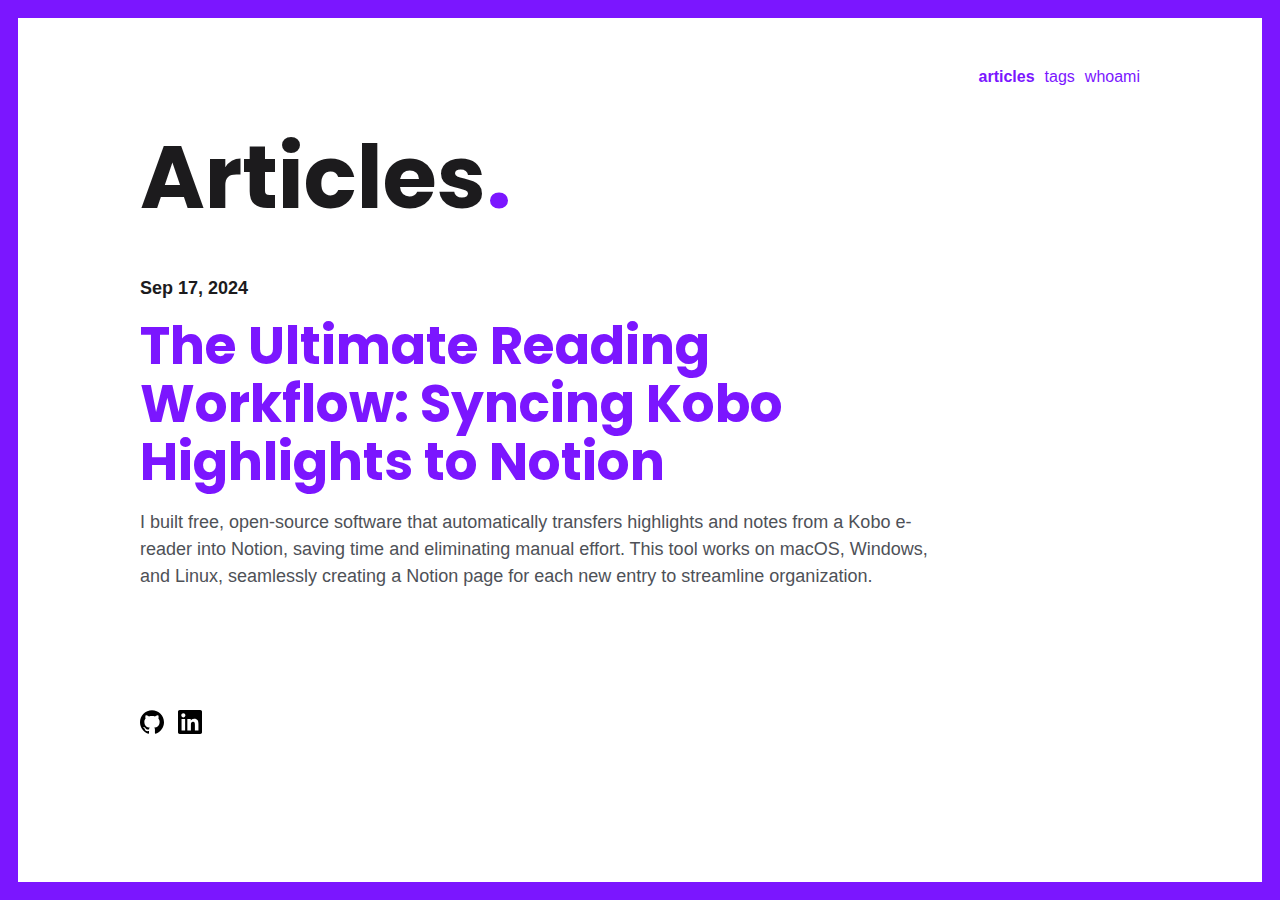
<file: index.html>
<!DOCTYPE html>
<html lang="en">

<head>
  <meta charset="utf-8">
  <meta http-equiv="x-ua-compatible" content="ie=edge">
  <title>Articles - mebibite</title>
  <meta name="viewport" content="width=device-width, initial-scale=1">
  <link rel="icon" href="/favicon.png">
  <link rel="canonical" href="/article/" />
    
    
    <link rel="stylesheet" href="/css/style.min.9ddf4021fc578e92699b435f4da57a8f5d69d967216b72304edab1d1d5ab0120.css">
    <link rel="stylesheet" href="/assets/css/extended.min.9729f28a5087b689b946e103d96abd63bfd37b1417effa251dbf798312e3fba5.css">

  
    
    <meta property="og:title" content="Articles"/>
    <meta property="og:type" content="website"/>
    <meta property="og:url" content="/article/"/>
    
    
    <meta name="twitter:card" content="summary"/>
    <meta name="twitter:site" content="@mebibite"/>
    <meta name="twitter:creator" content="@mebibite"/>
  

  
    <link rel="preconnect" href="https://fonts.gstatic.com">
    <link href="https://fonts.googleapis.com/css2?family=Poppins:wght@400;700&amp;display=swap" rel="stylesheet">
  

  <link rel="alternate" type="application/rss+xml" title="Articles - mebibite" href="/article/index.xml">
</head>




<body class='page frame page-default-list'>
  <div id="menu-main-mobile" class="menu-main-mobile">
    <ul class="menu">
        
        
            
                <li class="menu-item-articles">
                    <a href="/article/">articles</a>
                </li>
            
        
            
                <li class="menu-item-tags">
                    <a href="/tags/">tags</a>
                </li>
            
        
            
                <li class="menu-item-whoami">
                    <a href="/whoami/">whoami</a>
                </li>
            
        
    </ul>
</div>
  <div id="wrapper" class="wrapper">
    <div class='header'>
  &nbsp;
  <div class="menu-main">
    <ul>
      
      
      
      
      <li class="menu-item-articles active">
        <a href="/article/">
          
          <span>articles</span>
        </a>
      </li>
      
      
      
      <li class="menu-item-tags ">
        <a href="/tags/">
          
          <span>tags</span>
        </a>
      </li>
      
      
      
      <li class="menu-item-whoami ">
        <a href="/whoami/">
          
          <span>whoami</span>
        </a>
      </li>
      
    </ul>
  </div>
  <div id="toggle-menu-main-mobile" class="hamburger-trigger">
    <button class="hamburger">Menu</button>
  </div>
</div>
    
  <div class="intro">
    <h1>Articles<span class="dot">.</span></h1>
    
  </div>
  
  
    <div class="summary">
  <div class="summary-date">Sep 17, 2024</div>
  <h2 class="summary-title"><a href="/article/syncing-kobo-highlights-to-notion/">The Ultimate Reading Workflow: Syncing Kobo Highlights to Notion</a></h2>
  <p class="summary-description">I built free, open-source software that automatically transfers highlights and notes from a Kobo e-reader into Notion, saving time and eliminating manual effort. This tool works on macOS, Windows, and Linux, seamlessly creating a Notion page for each new entry to streamline organization.</p>
</div>
  

    <div class="footer">
  
  <div class="footer-social">
    
      <span class="social-icon social-icon-github">
        <a href="https://github.com/mebibite" title="github" target="_blank" rel="noopener">
          <img src="/images/social/github.svg" width="24" height="24" alt="github"/>
        </a>
      </span>
    
      <span class="social-icon social-icon-linkedin">
        <a href="https://www.linkedin.com/in/tomasbeaujean/" title="linkedin" target="_blank" rel="noopener">
          <img src="/images/social/linkedin.svg" width="24" height="24" alt="linkedin"/>
        </a>
      </span>
    
  </div>
  
</div>
  </div>

  

  
    <script type="text/javascript" src="/js/bundle.min.5993fcb11c07dea925a3fbd58c03c7f1857197c35fccce3aa963a12c0b3c9960.js"></script>
  

  
  

  
  
  
    
  


  

  

</body>
</html>
</file>
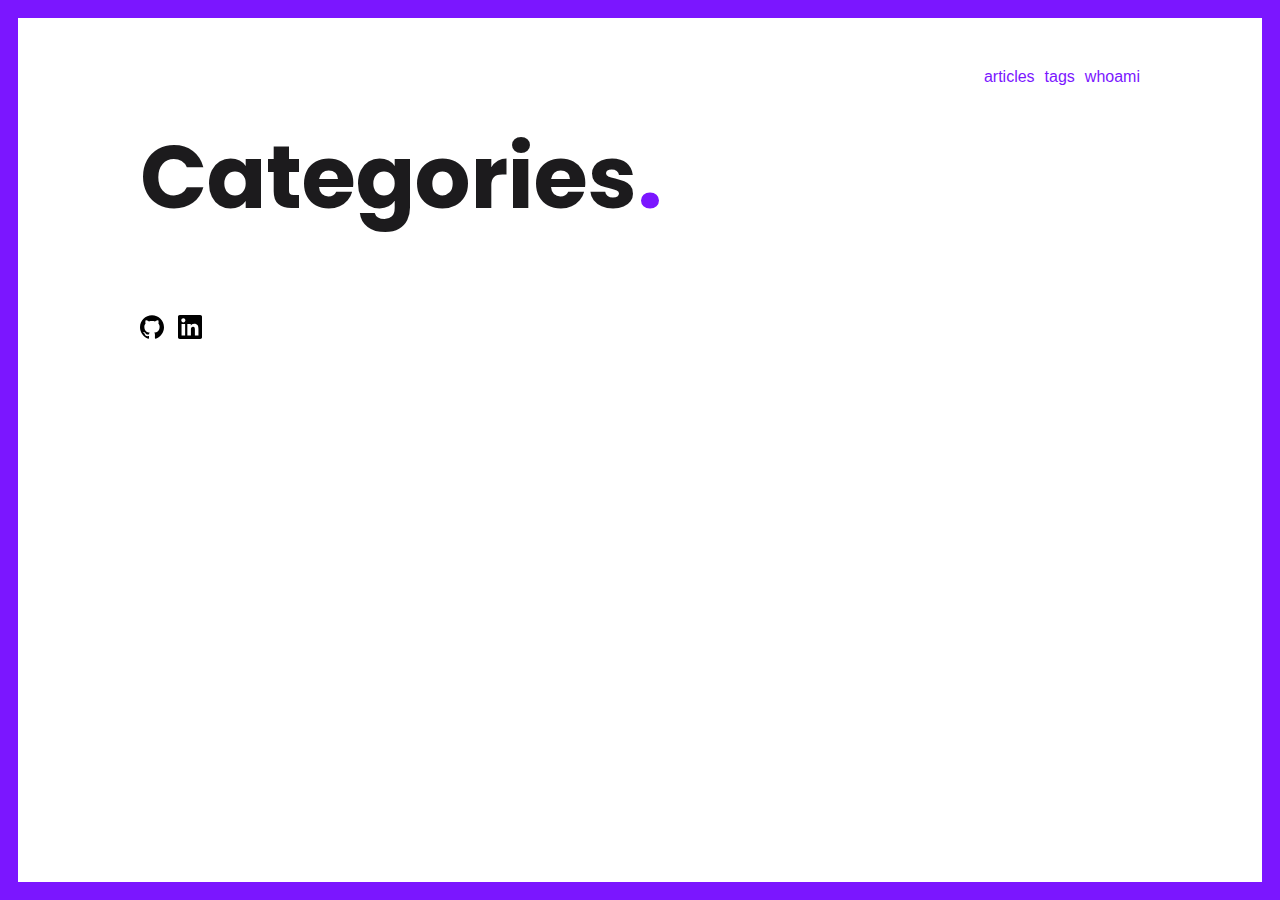
<file: categories/index.html>
<!DOCTYPE html>
<html lang="en">

<head>
  <meta charset="utf-8">
  <meta http-equiv="x-ua-compatible" content="ie=edge">
  <title>Categories - mebibite</title>
  <meta name="viewport" content="width=device-width, initial-scale=1">
  <link rel="icon" href="/favicon.png">
  <link rel="canonical" href="/categories/" />
    
    
    <link rel="stylesheet" href="/css/style.min.9ddf4021fc578e92699b435f4da57a8f5d69d967216b72304edab1d1d5ab0120.css">
    <link rel="stylesheet" href="/assets/css/extended.min.9729f28a5087b689b946e103d96abd63bfd37b1417effa251dbf798312e3fba5.css">

  
    
    <meta property="og:title" content="Categories"/>
    <meta property="og:type" content="website"/>
    <meta property="og:url" content="/categories/"/>
    
    
    <meta name="twitter:card" content="summary"/>
    <meta name="twitter:site" content="@mebibite"/>
    <meta name="twitter:creator" content="@mebibite"/>
  

  
    <link rel="preconnect" href="https://fonts.gstatic.com">
    <link href="https://fonts.googleapis.com/css2?family=Poppins:wght@400;700&amp;display=swap" rel="stylesheet">
  

  <link rel="alternate" type="application/rss+xml" title="Articles - mebibite" href="/article/index.xml">
</head>




<body class='page frame page-default-list'>
  <div id="menu-main-mobile" class="menu-main-mobile">
    <ul class="menu">
        
        
            
                <li class="menu-item-articles">
                    <a href="/article/">articles</a>
                </li>
            
        
            
                <li class="menu-item-tags">
                    <a href="/tags/">tags</a>
                </li>
            
        
            
                <li class="menu-item-whoami">
                    <a href="/whoami/">whoami</a>
                </li>
            
        
    </ul>
</div>
  <div id="wrapper" class="wrapper">
    <div class='header'>
  &nbsp;
  <div class="menu-main">
    <ul>
      
      
      
      
      <li class="menu-item-articles ">
        <a href="/article/">
          
          <span>articles</span>
        </a>
      </li>
      
      
      
      <li class="menu-item-tags ">
        <a href="/tags/">
          
          <span>tags</span>
        </a>
      </li>
      
      
      
      <li class="menu-item-whoami ">
        <a href="/whoami/">
          
          <span>whoami</span>
        </a>
      </li>
      
    </ul>
  </div>
  <div id="toggle-menu-main-mobile" class="hamburger-trigger">
    <button class="hamburger">Menu</button>
  </div>
</div>
    
  <div class="intro">
    <h1>Categories<span class="dot">.</span></h1>
    
  </div>
  
  

    <div class="footer">
  
  <div class="footer-social">
    
      <span class="social-icon social-icon-github">
        <a href="https://github.com/mebibite" title="github" target="_blank" rel="noopener">
          <img src="/images/social/github.svg" width="24" height="24" alt="github"/>
        </a>
      </span>
    
      <span class="social-icon social-icon-linkedin">
        <a href="https://www.linkedin.com/in/tomasbeaujean/" title="linkedin" target="_blank" rel="noopener">
          <img src="/images/social/linkedin.svg" width="24" height="24" alt="linkedin"/>
        </a>
      </span>
    
  </div>
  
</div>
  </div>

  

  
    <script type="text/javascript" src="/js/bundle.min.5993fcb11c07dea925a3fbd58c03c7f1857197c35fccce3aa963a12c0b3c9960.js"></script>
  

  
  

  
  
  
    
  


  

  

</body>
</html>
</file>
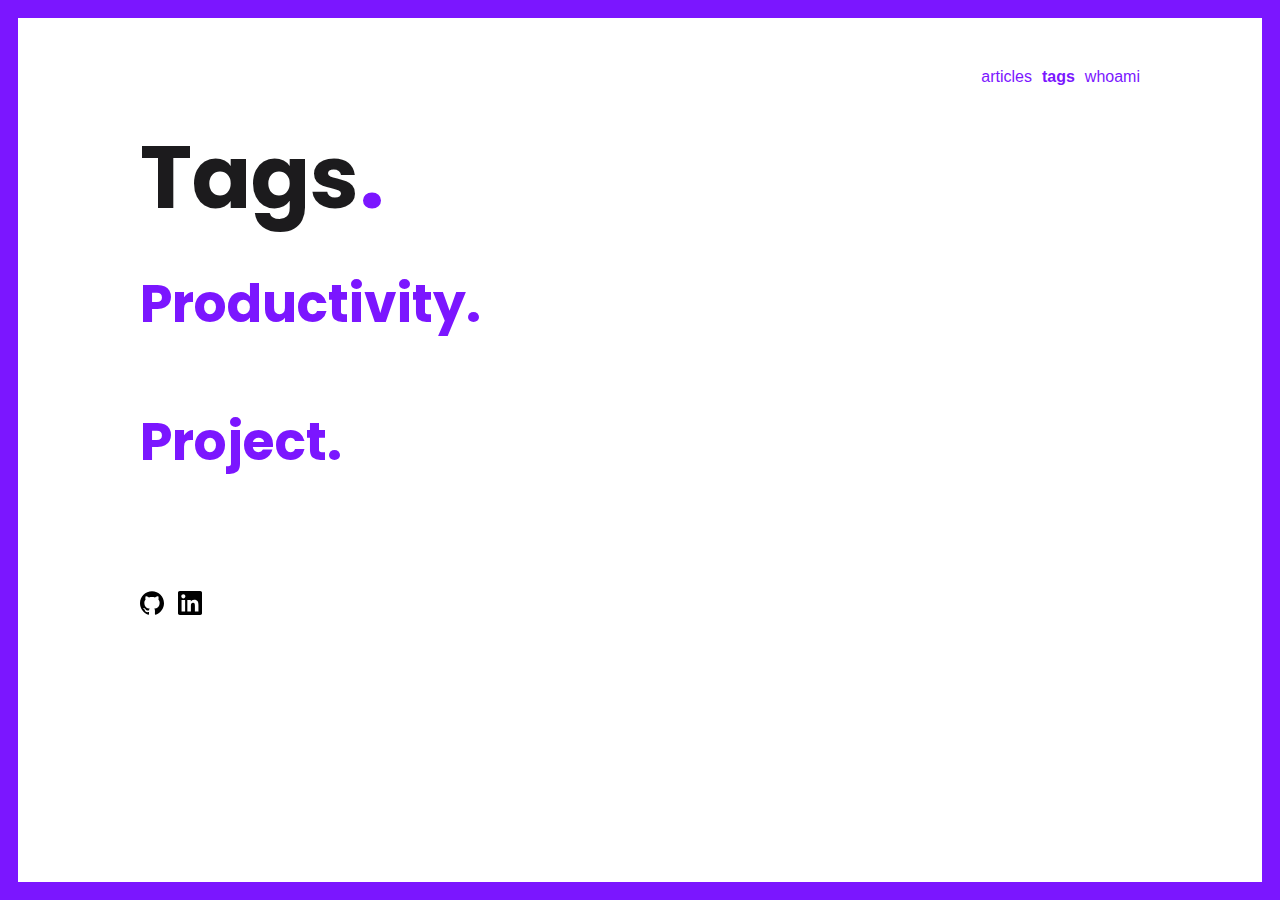
<file: tags/index.html>
<!DOCTYPE html>
<html lang="en">

<head>
  <meta charset="utf-8">
  <meta http-equiv="x-ua-compatible" content="ie=edge">
  <title>Tags - mebibite</title>
  <meta name="viewport" content="width=device-width, initial-scale=1">
  <link rel="icon" href="/favicon.png">
  <link rel="canonical" href="/tags/" />
    
    
    <link rel="stylesheet" href="/css/style.min.9ddf4021fc578e92699b435f4da57a8f5d69d967216b72304edab1d1d5ab0120.css">
    <link rel="stylesheet" href="/assets/css/extended.min.9729f28a5087b689b946e103d96abd63bfd37b1417effa251dbf798312e3fba5.css">

  
    
    <meta property="og:title" content="Tags"/>
    <meta property="og:type" content="website"/>
    <meta property="og:url" content="/tags/"/>
    
    
    <meta name="twitter:card" content="summary"/>
    <meta name="twitter:site" content="@mebibite"/>
    <meta name="twitter:creator" content="@mebibite"/>
  

  
    <link rel="preconnect" href="https://fonts.gstatic.com">
    <link href="https://fonts.googleapis.com/css2?family=Poppins:wght@400;700&amp;display=swap" rel="stylesheet">
  

  <link rel="alternate" type="application/rss+xml" title="Articles - mebibite" href="/article/index.xml">
</head>




<body class='page frame page-default-list'>
  <div id="menu-main-mobile" class="menu-main-mobile">
    <ul class="menu">
        
        
            
                <li class="menu-item-articles">
                    <a href="/article/">articles</a>
                </li>
            
        
            
                <li class="menu-item-tags">
                    <a href="/tags/">tags</a>
                </li>
            
        
            
                <li class="menu-item-whoami">
                    <a href="/whoami/">whoami</a>
                </li>
            
        
    </ul>
</div>
  <div id="wrapper" class="wrapper">
    <div class='header'>
  &nbsp;
  <div class="menu-main">
    <ul>
      
      
      
      
      <li class="menu-item-articles ">
        <a href="/article/">
          
          <span>articles</span>
        </a>
      </li>
      
      
      
      <li class="menu-item-tags active">
        <a href="/tags/">
          
          <span>tags</span>
        </a>
      </li>
      
      
      
      <li class="menu-item-whoami ">
        <a href="/whoami/">
          
          <span>whoami</span>
        </a>
      </li>
      
    </ul>
  </div>
  <div id="toggle-menu-main-mobile" class="hamburger-trigger">
    <button class="hamburger">Menu</button>
  </div>
</div>
    
  <div class="intro">
    <h1>Tags<span class="dot">.</span></h1>
    
  </div>
  
  
    <div class="summary">
      <h2 class="summary-title"><a href="/tags/productivity/">Productivity<span class="dot">.</span></a></h2>
      <p class="summary-description"></p>
    </div>
  
    <div class="summary">
      <h2 class="summary-title"><a href="/tags/project/">Project<span class="dot">.</span></a></h2>
      <p class="summary-description"></p>
    </div>
  

    <div class="footer">
  
  <div class="footer-social">
    
      <span class="social-icon social-icon-github">
        <a href="https://github.com/mebibite" title="github" target="_blank" rel="noopener">
          <img src="/images/social/github.svg" width="24" height="24" alt="github"/>
        </a>
      </span>
    
      <span class="social-icon social-icon-linkedin">
        <a href="https://www.linkedin.com/in/tomasbeaujean/" title="linkedin" target="_blank" rel="noopener">
          <img src="/images/social/linkedin.svg" width="24" height="24" alt="linkedin"/>
        </a>
      </span>
    
  </div>
  
</div>
  </div>

  

  
    <script type="text/javascript" src="/js/bundle.min.5993fcb11c07dea925a3fbd58c03c7f1857197c35fccce3aa963a12c0b3c9960.js"></script>
  

  
  

  
  
  
    
  


  

  

</body>
</html>
</file>
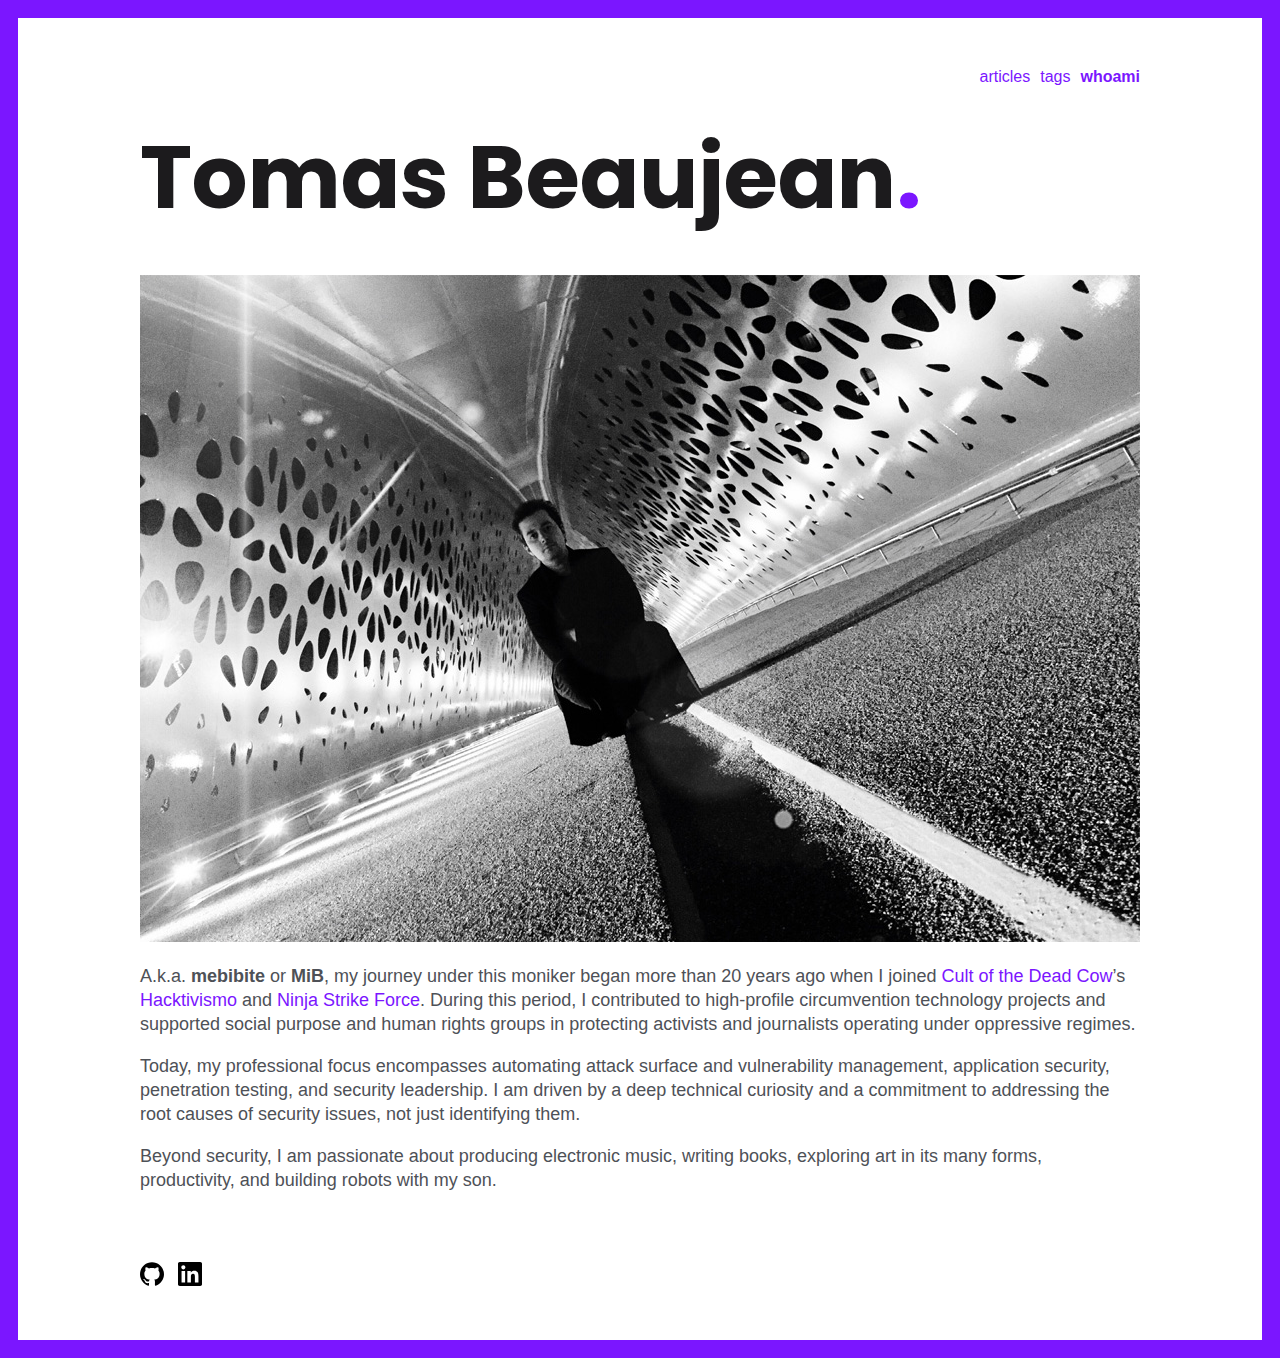
<file: whoami/index.html>
<!DOCTYPE html>
<html lang="en">

<head>
  <meta charset="utf-8">
  <meta http-equiv="x-ua-compatible" content="ie=edge">
  <title>Tomas Beaujean - mebibite</title>
  <meta name="viewport" content="width=device-width, initial-scale=1">
  <link rel="icon" href="/favicon.png">
  <link rel="canonical" href="/whoami/" />
    
    
    <link rel="stylesheet" href="/css/style.min.9ddf4021fc578e92699b435f4da57a8f5d69d967216b72304edab1d1d5ab0120.css">
    <link rel="stylesheet" href="/assets/css/extended.min.9729f28a5087b689b946e103d96abd63bfd37b1417effa251dbf798312e3fba5.css">

  
    
    <meta property="og:title" content="Tomas Beaujean"/>
    <meta property="og:type" content="website"/>
    <meta property="og:url" content="/whoami/"/>
    
    
    <meta name="twitter:card" content="summary"/>
    <meta name="twitter:site" content="@mebibite"/>
    <meta name="twitter:creator" content="@mebibite"/>
  

  
    <link rel="preconnect" href="https://fonts.gstatic.com">
    <link href="https://fonts.googleapis.com/css2?family=Poppins:wght@400;700&amp;display=swap" rel="stylesheet">
  

  <link rel="alternate" type="application/rss+xml" title="Articles - mebibite" href="/article/index.xml">
</head>




<body class='page frame page-default-list'>
  <div id="menu-main-mobile" class="menu-main-mobile">
    <ul class="menu">
        
        
            
                <li class="menu-item-articles">
                    <a href="/article/">articles</a>
                </li>
            
        
            
                <li class="menu-item-tags">
                    <a href="/tags/">tags</a>
                </li>
            
        
            
                <li class="menu-item-whoami">
                    <a href="/whoami/">whoami</a>
                </li>
            
        
    </ul>
</div>
  <div id="wrapper" class="wrapper">
    <div class='header'>
  &nbsp;
  <div class="menu-main">
    <ul>
      
      
      
      
      <li class="menu-item-articles ">
        <a href="/article/">
          
          <span>articles</span>
        </a>
      </li>
      
      
      
      <li class="menu-item-tags ">
        <a href="/tags/">
          
          <span>tags</span>
        </a>
      </li>
      
      
      
      <li class="menu-item-whoami active">
        <a href="/whoami/">
          
          <span>whoami</span>
        </a>
      </li>
      
    </ul>
  </div>
  <div id="toggle-menu-main-mobile" class="hamburger-trigger">
    <button class="hamburger">Menu</button>
  </div>
</div>
    
  <div class="intro">
    <h1>Tomas Beaujean<span class="dot">.</span></h1>
    
  </div>
  <div class="intro">
  <img alt="mebibite" src="/images/whoami/mebibite.jpg" />
</div>
<p>A.k.a. <strong>mebibite</strong> or <strong>MiB</strong>, my journey under this moniker began more than 20 years ago when I joined <a href="https://cultdeadcow.com" target="_blank">Cult of the Dead Cow</a>’s <a href="https://cultdeadcow.com/hacktivismo/" target="_blank">Hacktivismo</a> and <a href="https://cultdeadcow.com/nsf/" target="_blank">Ninja Strike Force</a>. During this period, I contributed to high-profile circumvention technology projects and supported social purpose and human rights groups in protecting activists and journalists operating under oppressive regimes.</p>
<p>Today, my professional focus encompasses automating attack surface and vulnerability management, application security, penetration testing, and security leadership. I am driven by a deep technical curiosity and a commitment to addressing the root causes of security issues, not just identifying them.</p>
<p>Beyond security, I am passionate about producing electronic music, writing books, exploring art in its many forms, productivity, and building robots with my son.</p>

  

    <div class="footer">
  
  <div class="footer-social">
    
      <span class="social-icon social-icon-github">
        <a href="https://github.com/mebibite" title="github" target="_blank" rel="noopener">
          <img src="/images/social/github.svg" width="24" height="24" alt="github"/>
        </a>
      </span>
    
      <span class="social-icon social-icon-linkedin">
        <a href="https://www.linkedin.com/in/tomasbeaujean/" title="linkedin" target="_blank" rel="noopener">
          <img src="/images/social/linkedin.svg" width="24" height="24" alt="linkedin"/>
        </a>
      </span>
    
  </div>
  
</div>
  </div>

  

  
    <script type="text/javascript" src="/js/bundle.min.5993fcb11c07dea925a3fbd58c03c7f1857197c35fccce3aa963a12c0b3c9960.js"></script>
  

  
  

  
  
  
    
  


  

  

</body>
</html>
</file>
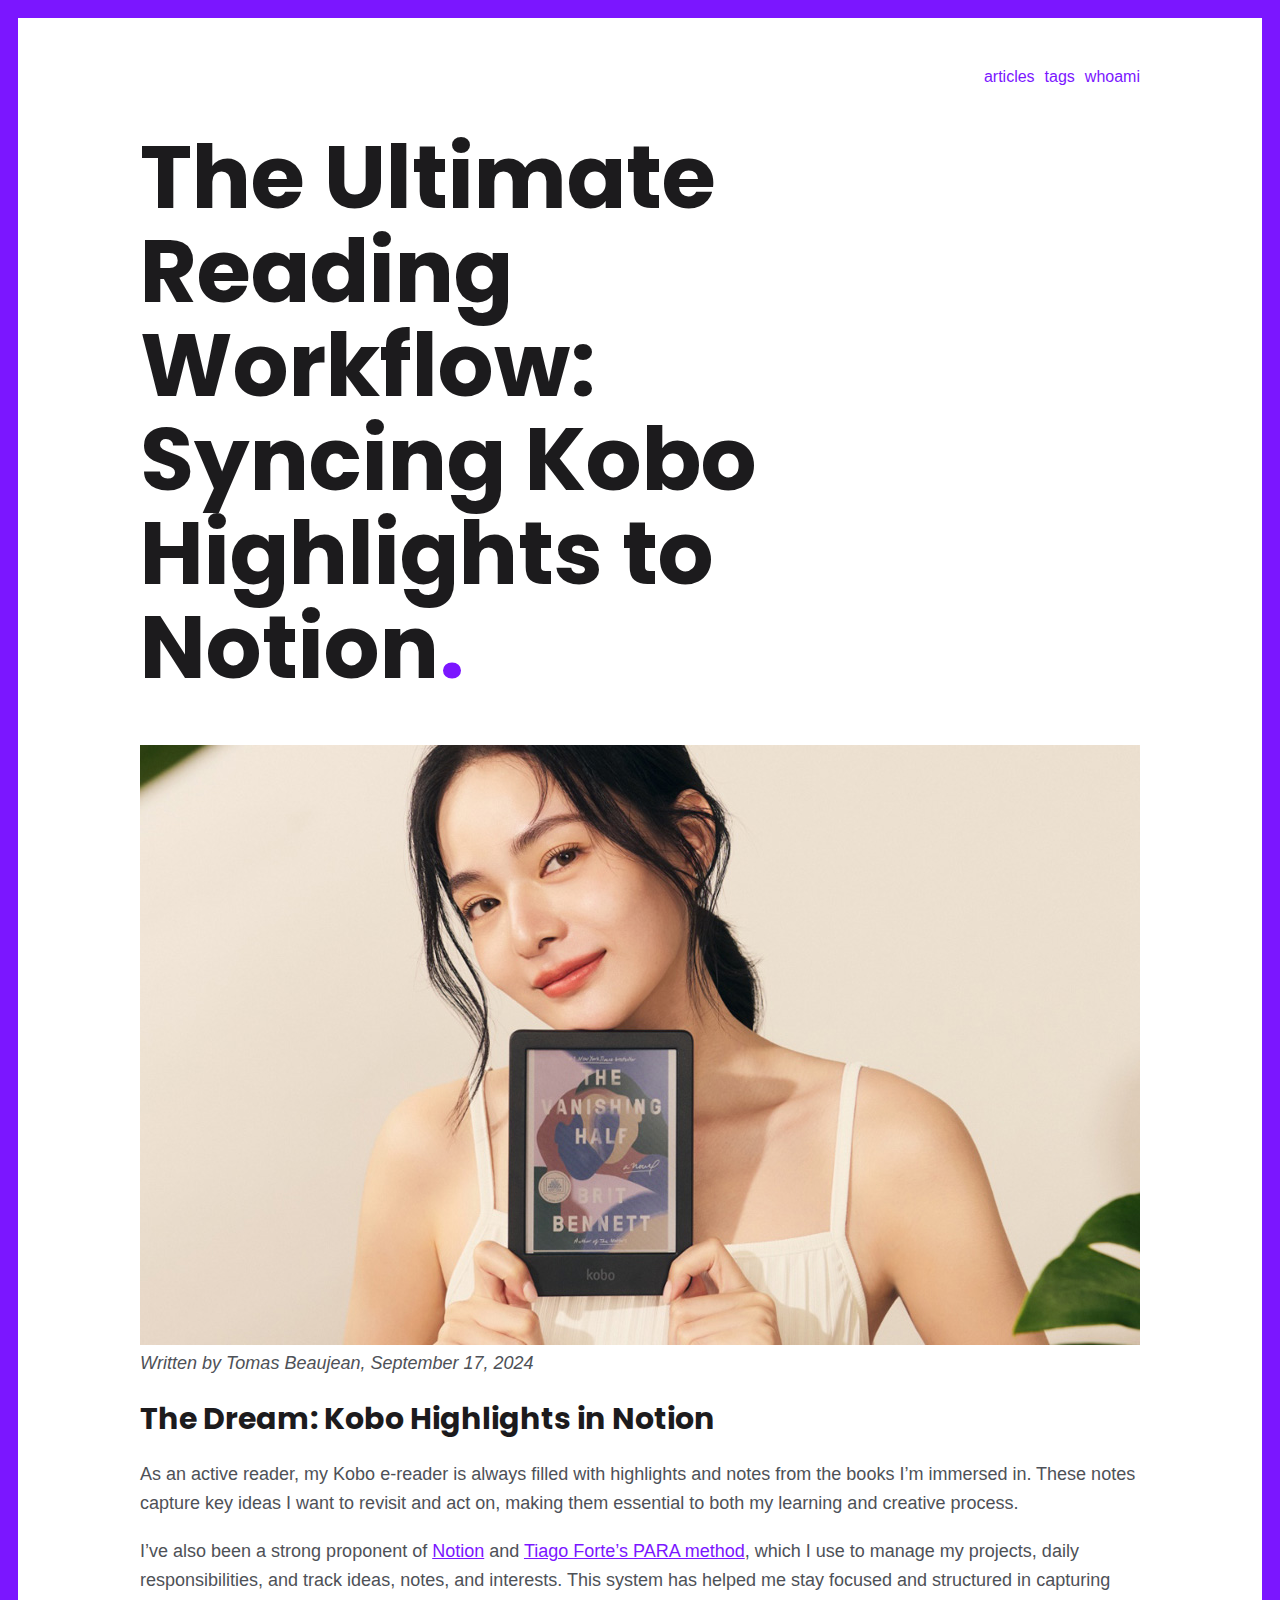
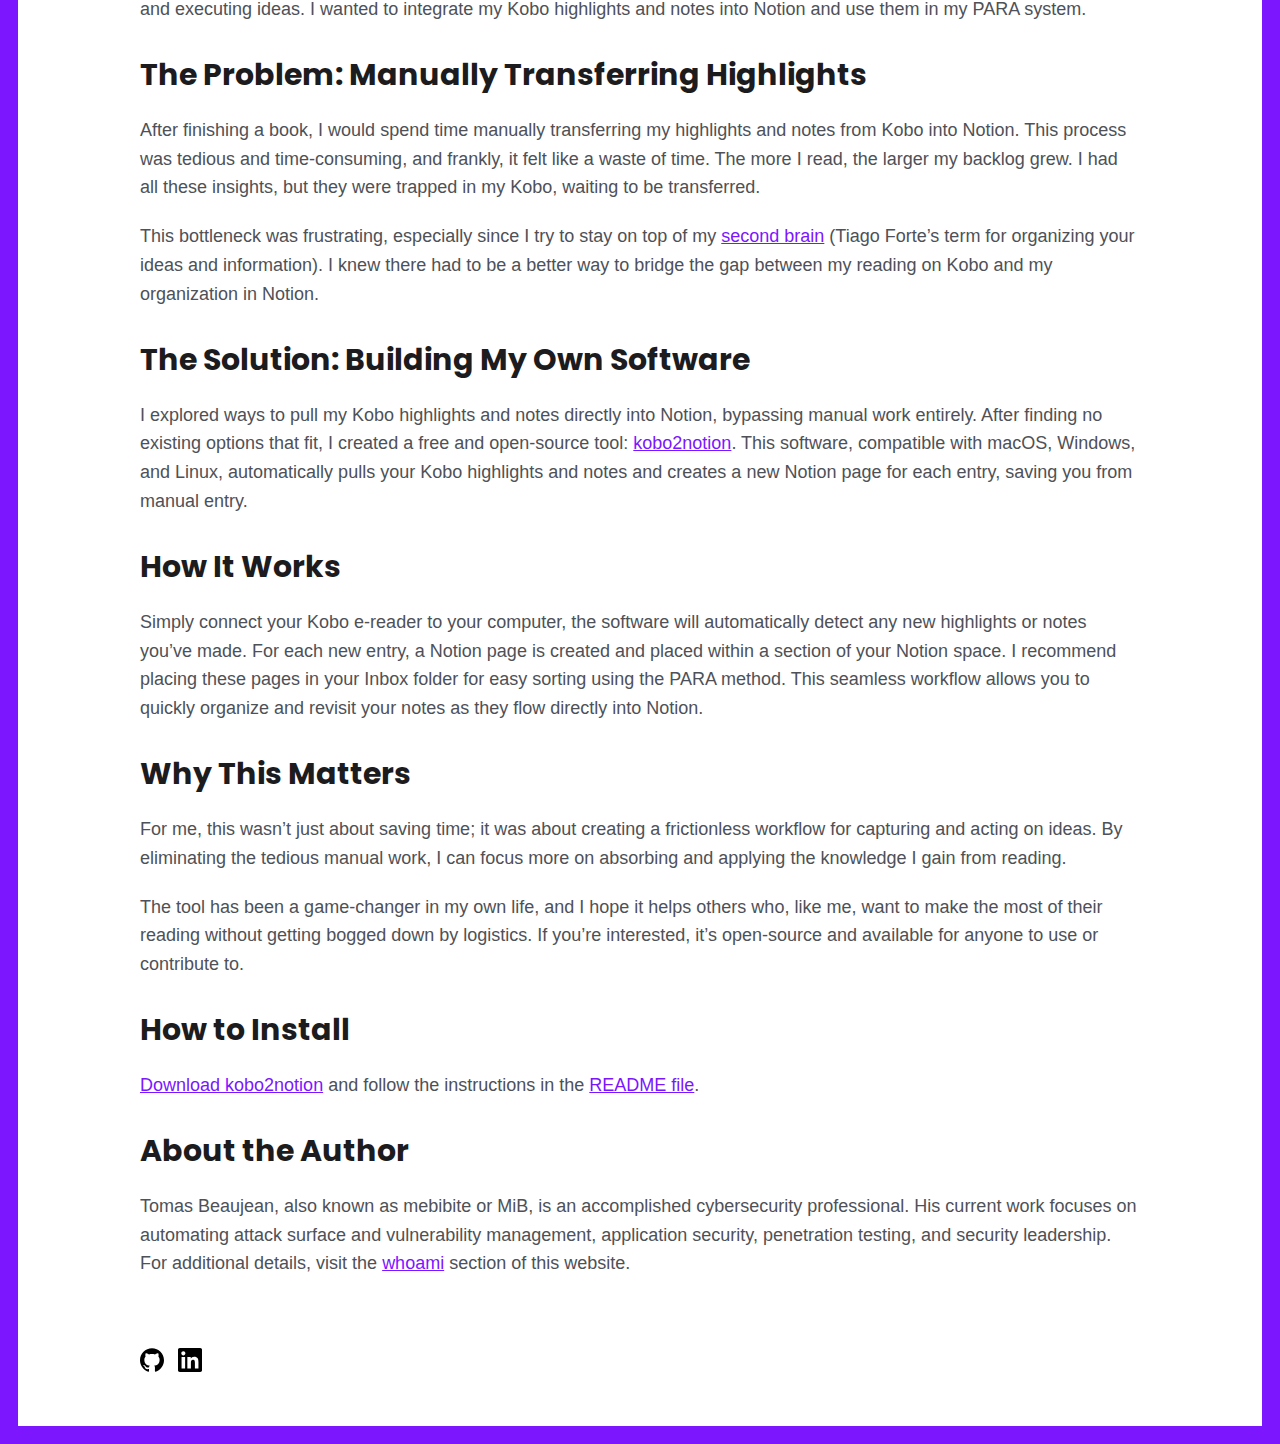
<file: article/syncing-kobo-highlights-to-notion/index.html>
<!DOCTYPE html>
<html lang="en">

<head>
  <meta charset="utf-8">
  <meta http-equiv="x-ua-compatible" content="ie=edge">
  <title>The Ultimate Reading Workflow: Syncing Kobo Highlights to Notion - mebibite</title>
  <meta name="viewport" content="width=device-width, initial-scale=1">
  <link rel="icon" href="/favicon.png">
  <link rel="canonical" href="/article/syncing-kobo-highlights-to-notion/" />
    
    
    <link rel="stylesheet" href="/css/style.min.9ddf4021fc578e92699b435f4da57a8f5d69d967216b72304edab1d1d5ab0120.css">
    <link rel="stylesheet" href="/assets/css/extended.min.9729f28a5087b689b946e103d96abd63bfd37b1417effa251dbf798312e3fba5.css">

  
    <meta name="description" content="I built free, open-source software that automatically transfers highlights and notes from a Kobo e-reader into Notion, saving time and eliminating manual effort. This tool works on macOS, Windows, and Linux, seamlessly creating a Notion page for each new entry to streamline organization."/>
    <meta property="og:title" content="The Ultimate Reading Workflow: Syncing Kobo Highlights to Notion"/>
    <meta property="og:type" content="website"/>
    <meta property="og:url" content="/article/syncing-kobo-highlights-to-notion/"/>
    <meta property="og:image" content="/images/article/syncing-kobo-highlights-to-notion/kobo-libra-colour.jpg"/>
    <meta property="og:description" content="I built free, open-source software that automatically transfers highlights and notes from a Kobo e-reader into Notion, saving time and eliminating manual effort. This tool works on macOS, Windows, and Linux, seamlessly creating a Notion page for each new entry to streamline organization."/>
    <meta name="twitter:card" content="summary"/>
    <meta name="twitter:site" content="@mebibite"/>
    <meta name="twitter:creator" content="@mebibite"/>
  

  
    <link rel="preconnect" href="https://fonts.gstatic.com">
    <link href="https://fonts.googleapis.com/css2?family=Poppins:wght@400;700&amp;display=swap" rel="stylesheet">
  

  <link rel="alternate" type="application/rss+xml" title="Articles - mebibite" href="/article/index.xml">
</head>




<body class='page frame page-default-single'>
  <div id="menu-main-mobile" class="menu-main-mobile">
    <ul class="menu">
        
        
            
                <li class="menu-item-articles">
                    <a href="/article/">articles</a>
                </li>
            
        
            
                <li class="menu-item-tags">
                    <a href="/tags/">tags</a>
                </li>
            
        
            
                <li class="menu-item-whoami">
                    <a href="/whoami/">whoami</a>
                </li>
            
        
    </ul>
</div>
  <div id="wrapper" class="wrapper">
    <div class='header'>
  &nbsp;
  <div class="menu-main">
    <ul>
      
      
      
      
      <li class="menu-item-articles ">
        <a href="/article/">
          
          <span>articles</span>
        </a>
      </li>
      
      
      
      <li class="menu-item-tags ">
        <a href="/tags/">
          
          <span>tags</span>
        </a>
      </li>
      
      
      
      <li class="menu-item-whoami ">
        <a href="/whoami/">
          
          <span>whoami</span>
        </a>
      </li>
      
    </ul>
  </div>
  <div id="toggle-menu-main-mobile" class="hamburger-trigger">
    <button class="hamburger">Menu</button>
  </div>
</div>
    
<div class="intro">
  <h1>The Ultimate Reading Workflow: Syncing Kobo Highlights to Notion<span class="dot">.</span></h1>
  
  <img alt="Kobo Libra Colour" src="/images/article/syncing-kobo-highlights-to-notion/kobo-libra-colour.jpg" />
  
</div>

<div class="content">
  <p><i>Written by Tomas Beaujean, September 17, 2024</i></p>
  <h2 id="the-dream-kobo-highlights-in-notion">The Dream: Kobo Highlights in Notion</h2>
<p>As an active reader, my Kobo e-reader is always filled with highlights and notes from the books I’m immersed in. These notes capture key ideas I want to revisit and act on, making them essential to both my learning and creative process.</p>
<p>I’ve also been a strong proponent of <a href="https://www.notion.so/" target="_blank">Notion</a> and <a href="https://www.kobo.com/us/en/ebook/the-para-method-2" target="_blank">Tiago Forte’s PARA method</a>, which I use to manage my projects, daily responsibilities, and track ideas, notes, and interests. This system has helped me stay focused and structured in capturing and executing ideas. I wanted to integrate my Kobo highlights and notes into Notion and use them in my PARA system.</p>
<h2 id="the-problem-manually-transferring-highlights">The Problem: Manually Transferring Highlights</h2>
<p>After finishing a book, I would spend time manually transferring my highlights and notes from Kobo into Notion. This process was tedious and time-consuming, and frankly, it felt like a waste of time. The more I read, the larger my backlog grew. I had all these insights, but they were trapped in my Kobo, waiting to be transferred.</p>
<p>This bottleneck was frustrating, especially since I try to stay on top of my <a href="https://www.kobo.com/us/en/ebook/building-a-second-brain-2" target="_blank">second brain</a> (Tiago Forte’s term for organizing your ideas and information). I knew there had to be a better way to bridge the gap between my reading on Kobo and my organization in Notion.</p>
<h2 id="the-solution-building-my-own-software">The Solution: Building My Own Software</h2>
<p>I explored ways to pull my Kobo highlights and notes directly into Notion, bypassing manual work entirely. After finding no existing options that fit, I created a free and open-source tool: <a href="https://github.com/mebibite/kobo2notion/releases" target="_blank">kobo2notion</a>. This software, compatible with macOS, Windows, and Linux, automatically pulls your Kobo highlights and notes and creates a new Notion page for each entry, saving you from manual entry.</p>
<h2 id="how-it-works">How It Works</h2>
<p>Simply connect your Kobo e-reader to your computer, the software will automatically detect any new highlights or notes you’ve made. For each new entry, a Notion page is created and placed within a section of your Notion space. I recommend placing these pages in your Inbox folder for easy sorting using the PARA method. This seamless workflow allows you to quickly organize and revisit your notes as they flow directly into Notion.</p>
<h2 id="why-this-matters">Why This Matters</h2>
<p>For me, this wasn’t just about saving time; it was about creating a frictionless workflow for capturing and acting on ideas. By eliminating the tedious manual work, I can focus more on absorbing and applying the knowledge I gain from reading.</p>
<p>The tool has been a game-changer in my own life, and I hope it helps others who, like me, want to make the most of their reading without getting bogged down by logistics. If you&rsquo;re interested, it&rsquo;s open-source and available for anyone to use or contribute to.</p>
<h2 id="how-to-install">How to Install</h2>
<p><a href="https://github.com/mebibite/kobo2notion/releases" target="_blank">Download kobo2notion</a> and follow the instructions in the <a href="https://github.com/mebibite/kobo2notion/blob/main/README.md" target="_blank">README file</a>.</p>

  <h2>About the Author</h2>
  <p>Tomas Beaujean, also known as mebibite or MiB, is an accomplished cybersecurity professional. His current work focuses on automating attack surface and vulnerability management, application security, penetration testing, and security leadership. For additional details, visit the <a href="/whoami/" target="_self">whoami</a> section of this website.</p>
</div>

    <div class="footer">
  
  <div class="footer-social">
    
      <span class="social-icon social-icon-github">
        <a href="https://github.com/mebibite" title="github" target="_blank" rel="noopener">
          <img src="/images/social/github.svg" width="24" height="24" alt="github"/>
        </a>
      </span>
    
      <span class="social-icon social-icon-linkedin">
        <a href="https://www.linkedin.com/in/tomasbeaujean/" title="linkedin" target="_blank" rel="noopener">
          <img src="/images/social/linkedin.svg" width="24" height="24" alt="linkedin"/>
        </a>
      </span>
    
  </div>
  
</div>
  </div>

  

  
    <script type="text/javascript" src="/js/bundle.min.5993fcb11c07dea925a3fbd58c03c7f1857197c35fccce3aa963a12c0b3c9960.js"></script>
  

  
  

  
  
  
    
  


  

  

</body>
</html>
</file>
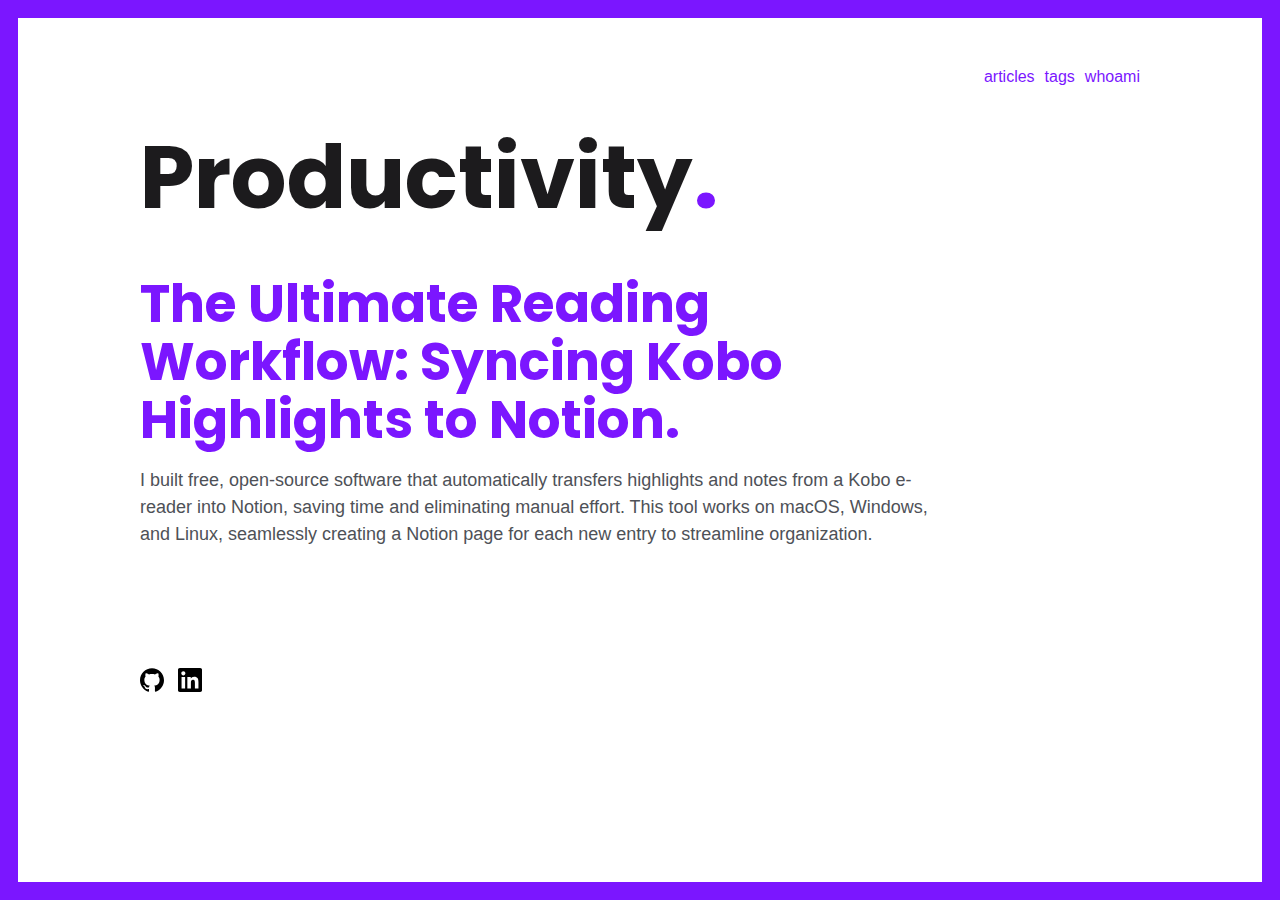
<file: tags/productivity/index.html>
<!DOCTYPE html>
<html lang="en">

<head>
  <meta charset="utf-8">
  <meta http-equiv="x-ua-compatible" content="ie=edge">
  <title>Productivity - mebibite</title>
  <meta name="viewport" content="width=device-width, initial-scale=1">
  <link rel="icon" href="/favicon.png">
  <link rel="canonical" href="/tags/productivity/" />
    
    
    <link rel="stylesheet" href="/css/style.min.9ddf4021fc578e92699b435f4da57a8f5d69d967216b72304edab1d1d5ab0120.css">
    <link rel="stylesheet" href="/assets/css/extended.min.9729f28a5087b689b946e103d96abd63bfd37b1417effa251dbf798312e3fba5.css">

  
    
    <meta property="og:title" content="Productivity"/>
    <meta property="og:type" content="website"/>
    <meta property="og:url" content="/tags/productivity/"/>
    
    
    <meta name="twitter:card" content="summary"/>
    <meta name="twitter:site" content="@mebibite"/>
    <meta name="twitter:creator" content="@mebibite"/>
  

  
    <link rel="preconnect" href="https://fonts.gstatic.com">
    <link href="https://fonts.googleapis.com/css2?family=Poppins:wght@400;700&amp;display=swap" rel="stylesheet">
  

  <link rel="alternate" type="application/rss+xml" title="Articles - mebibite" href="/article/index.xml">
</head>




<body class='page frame page-default-list'>
  <div id="menu-main-mobile" class="menu-main-mobile">
    <ul class="menu">
        
        
            
                <li class="menu-item-articles">
                    <a href="/article/">articles</a>
                </li>
            
        
            
                <li class="menu-item-tags">
                    <a href="/tags/">tags</a>
                </li>
            
        
            
                <li class="menu-item-whoami">
                    <a href="/whoami/">whoami</a>
                </li>
            
        
    </ul>
</div>
  <div id="wrapper" class="wrapper">
    <div class='header'>
  &nbsp;
  <div class="menu-main">
    <ul>
      
      
      
      
      <li class="menu-item-articles ">
        <a href="/article/">
          
          <span>articles</span>
        </a>
      </li>
      
      
      
      <li class="menu-item-tags ">
        <a href="/tags/">
          
          <span>tags</span>
        </a>
      </li>
      
      
      
      <li class="menu-item-whoami ">
        <a href="/whoami/">
          
          <span>whoami</span>
        </a>
      </li>
      
    </ul>
  </div>
  <div id="toggle-menu-main-mobile" class="hamburger-trigger">
    <button class="hamburger">Menu</button>
  </div>
</div>
    
  <div class="intro">
    <h1>Productivity<span class="dot">.</span></h1>
    
  </div>
  
  
    <div class="summary">
      <h2 class="summary-title"><a href="/article/syncing-kobo-highlights-to-notion/">The Ultimate Reading Workflow: Syncing Kobo Highlights to Notion<span class="dot">.</span></a></h2>
      <p class="summary-description">I built free, open-source software that automatically transfers highlights and notes from a Kobo e-reader into Notion, saving time and eliminating manual effort. This tool works on macOS, Windows, and Linux, seamlessly creating a Notion page for each new entry to streamline organization.</p>
    </div>
  

    <div class="footer">
  
  <div class="footer-social">
    
      <span class="social-icon social-icon-github">
        <a href="https://github.com/mebibite" title="github" target="_blank" rel="noopener">
          <img src="/images/social/github.svg" width="24" height="24" alt="github"/>
        </a>
      </span>
    
      <span class="social-icon social-icon-linkedin">
        <a href="https://www.linkedin.com/in/tomasbeaujean/" title="linkedin" target="_blank" rel="noopener">
          <img src="/images/social/linkedin.svg" width="24" height="24" alt="linkedin"/>
        </a>
      </span>
    
  </div>
  
</div>
  </div>

  

  
    <script type="text/javascript" src="/js/bundle.min.5993fcb11c07dea925a3fbd58c03c7f1857197c35fccce3aa963a12c0b3c9960.js"></script>
  

  
  

  
  
  
    
  


  

  

</body>
</html>
</file>
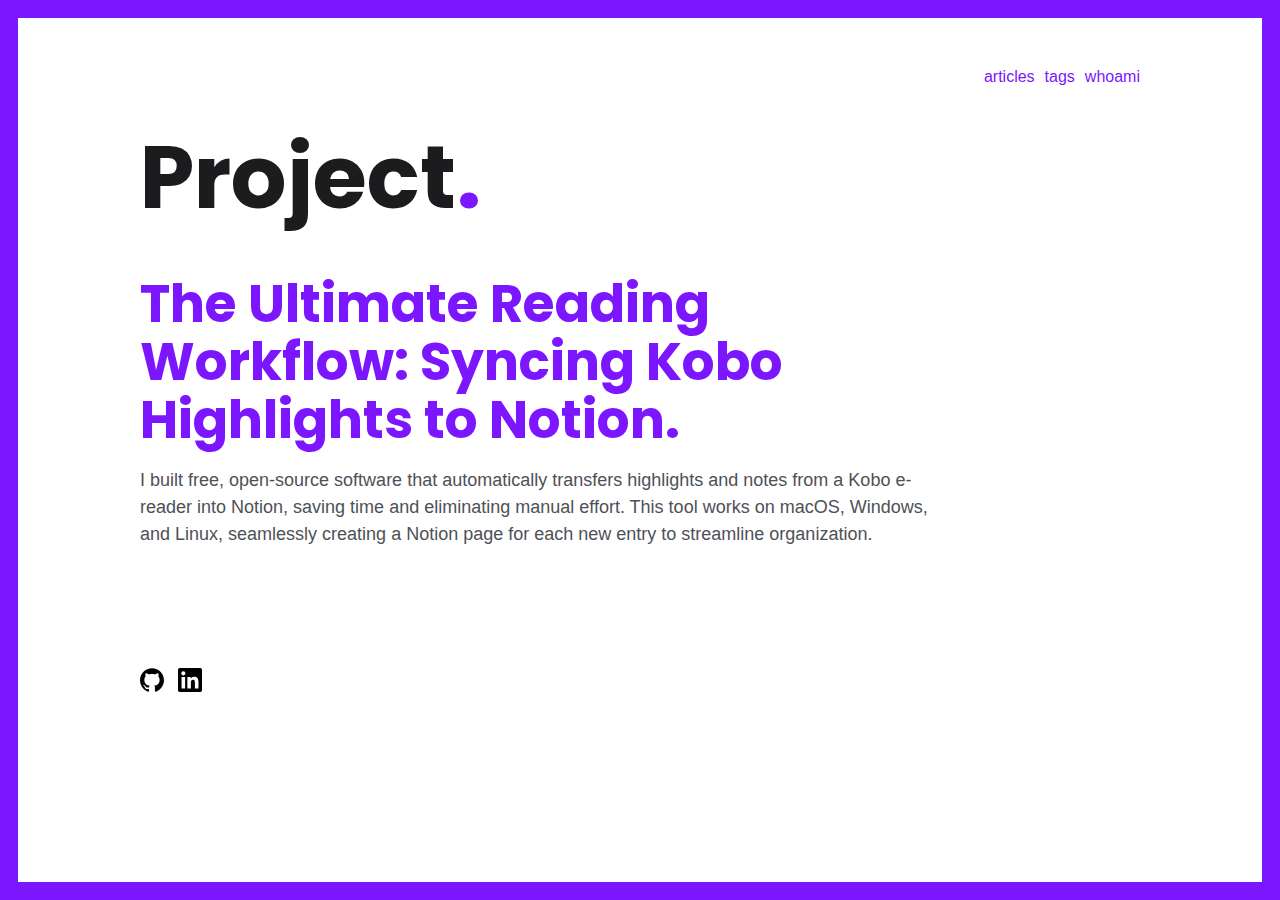
<file: tags/project/index.html>
<!DOCTYPE html>
<html lang="en">

<head>
  <meta charset="utf-8">
  <meta http-equiv="x-ua-compatible" content="ie=edge">
  <title>Project - mebibite</title>
  <meta name="viewport" content="width=device-width, initial-scale=1">
  <link rel="icon" href="/favicon.png">
  <link rel="canonical" href="/tags/project/" />
    
    
    <link rel="stylesheet" href="/css/style.min.9ddf4021fc578e92699b435f4da57a8f5d69d967216b72304edab1d1d5ab0120.css">
    <link rel="stylesheet" href="/assets/css/extended.min.9729f28a5087b689b946e103d96abd63bfd37b1417effa251dbf798312e3fba5.css">

  
    
    <meta property="og:title" content="Project"/>
    <meta property="og:type" content="website"/>
    <meta property="og:url" content="/tags/project/"/>
    
    
    <meta name="twitter:card" content="summary"/>
    <meta name="twitter:site" content="@mebibite"/>
    <meta name="twitter:creator" content="@mebibite"/>
  

  
    <link rel="preconnect" href="https://fonts.gstatic.com">
    <link href="https://fonts.googleapis.com/css2?family=Poppins:wght@400;700&amp;display=swap" rel="stylesheet">
  

  <link rel="alternate" type="application/rss+xml" title="Articles - mebibite" href="/article/index.xml">
</head>




<body class='page frame page-default-list'>
  <div id="menu-main-mobile" class="menu-main-mobile">
    <ul class="menu">
        
        
            
                <li class="menu-item-articles">
                    <a href="/article/">articles</a>
                </li>
            
        
            
                <li class="menu-item-tags">
                    <a href="/tags/">tags</a>
                </li>
            
        
            
                <li class="menu-item-whoami">
                    <a href="/whoami/">whoami</a>
                </li>
            
        
    </ul>
</div>
  <div id="wrapper" class="wrapper">
    <div class='header'>
  &nbsp;
  <div class="menu-main">
    <ul>
      
      
      
      
      <li class="menu-item-articles ">
        <a href="/article/">
          
          <span>articles</span>
        </a>
      </li>
      
      
      
      <li class="menu-item-tags ">
        <a href="/tags/">
          
          <span>tags</span>
        </a>
      </li>
      
      
      
      <li class="menu-item-whoami ">
        <a href="/whoami/">
          
          <span>whoami</span>
        </a>
      </li>
      
    </ul>
  </div>
  <div id="toggle-menu-main-mobile" class="hamburger-trigger">
    <button class="hamburger">Menu</button>
  </div>
</div>
    
  <div class="intro">
    <h1>Project<span class="dot">.</span></h1>
    
  </div>
  
  
    <div class="summary">
      <h2 class="summary-title"><a href="/article/syncing-kobo-highlights-to-notion/">The Ultimate Reading Workflow: Syncing Kobo Highlights to Notion<span class="dot">.</span></a></h2>
      <p class="summary-description">I built free, open-source software that automatically transfers highlights and notes from a Kobo e-reader into Notion, saving time and eliminating manual effort. This tool works on macOS, Windows, and Linux, seamlessly creating a Notion page for each new entry to streamline organization.</p>
    </div>
  

    <div class="footer">
  
  <div class="footer-social">
    
      <span class="social-icon social-icon-github">
        <a href="https://github.com/mebibite" title="github" target="_blank" rel="noopener">
          <img src="/images/social/github.svg" width="24" height="24" alt="github"/>
        </a>
      </span>
    
      <span class="social-icon social-icon-linkedin">
        <a href="https://www.linkedin.com/in/tomasbeaujean/" title="linkedin" target="_blank" rel="noopener">
          <img src="/images/social/linkedin.svg" width="24" height="24" alt="linkedin"/>
        </a>
      </span>
    
  </div>
  
</div>
  </div>

  

  
    <script type="text/javascript" src="/js/bundle.min.5993fcb11c07dea925a3fbd58c03c7f1857197c35fccce3aa963a12c0b3c9960.js"></script>
  

  
  

  
  
  
    
  


  

  

</body>
</html>
</file>
<file: css/style.min.9ddf4021fc578e92699b435f4da57a8f5d69d967216b72304edab1d1d5ab0120.css>
:root{--font-family-heading:Poppins;--font-family-paragraph:Helvetica;--font-family-monospace:monospace;--base-color:#ffffff;--base-offset-color:#eaeaea;--highlight-color:#7b16ff;--heading-color:#1c1b1d;--text-color:#4e5157;--dot-color:#7b16ff}body,html{margin:0;padding:0}ol,ul{margin:0;padding:0;list-style:none}ol li,ul li{list-style:none}h1,h2,h3{margin-top:20px;margin-bottom:20px}.header{display:flex;justify-content:space-between;align-items:center;margin-bottom:30px;font-size:16px}@media(min-width:767px){.header{padding-bottom:5px;margin-bottom:40px}}.header a.header-logo{font-weight:700;text-transform:uppercase;margin-right:30px}.hamburger-trigger{height:30px;display:flex;align-items:center}@media(min-width:992px){.hamburger-trigger{display:none}}.hamburger{border:none;cursor:pointer;outline:none;position:relative;display:block;width:30px;height:20px;background:0 0;border-top:2px solid;border-bottom:2px solid;font-size:0;transition:all .25s ease-in-out;color:var(--highlight-color)}.hamburger:before,.hamburger:after{content:'';display:block;width:100%;height:2px;position:absolute;top:50%;left:50%;background:currentColor;transform:translate(-50%,-50%);transition:transform .25s ease-in-out}.hamburger:hover{opacity:.7}.hamburger.is-active{border-color:transparent;z-index:100;color:var(--base-color)}.hamburger.is-active:hover{opacity:1}.hamburger.is-active:before{transform:translate(-50%,-50%)rotate(45deg)}.hamburger.is-active:after{transform:translate(-50%,-50%)rotate(-45deg)}.footer{margin-top:30px}@media(min-width:767px){.footer{padding-top:40px}}.social-icon{margin-right:10px}.social-icon a{text-decoration:none}.social-icon a:hover{text-decoration:none}.social-icon a:hover img{opacity:.7}a{color:var(--highlight-color);text-decoration:none}a:hover{text-decoration:underline}h1,h2,h3{margin-top:20px;margin-bottom:20px;color:var(--heading-color);font-family:var(--font-family-heading)}p{color:var(--text-color);font-family:var(--font-family-paragraph);font-size:18px;line-height:24px}ol,ul{margin:0;padding:0;list-style:none}ol li,ul li{list-style:none}.content{font-size:18px}.content p{font-size:18px;line-height:1.6;margin:0;padding:0;margin-bottom:20px}.content h1{font-size:40px;line-height:1.6;font-weight:700;margin-top:30px;margin-bottom:20px}.content h1:first-of-type{margin-top:0}.content h2{font-size:28px;line-height:1.4;font-weight:700;margin-top:30px;margin-bottom:20px}.content h2:first-of-type{margin-top:0}@media(min-width:767px){.content h2{font-size:30px;line-height:1.4}}.content h3{font-size:22px;line-height:1.4;font-weight:700;margin-top:30px;margin-bottom:20px}.content ul{list-style:disc}.content ul li{list-style:disc}.content ol{list-style:decimal}.content ol li{list-style:decimal}.content ul,.content ol{margin-left:0;margin-top:10px;margin-bottom:20px}.content ul li,.content ol li{font-size:18px;line-height:20px;margin-bottom:10px;margin-left:0}@media(min-width:767px){.content ul li,.content ol li{margin-left:20px}}@media(min-width:767px){.content ul,.content ol{margin-left:20px}}.content a{text-decoration:underline}.content blockquote{border-left:5px solid var(--highlight-color);margin:30px 0;padding:20px}.content blockquote p{font-size:20px;display:inline;color:var(--color-base-text)}.content img{margin:40px 0;max-width:100%;height:auto}.content figure{margin:2.6rem 0 1.18rem}.content figure img{margin:0}.content figure figcaption{margin-top:10px}.content figure figcaption h4{margin:0;font-size:1rem;font-weight:700}.content figure figcaption p{margin:0}.content code,.content pre{font-family:var(--font-family-monospace)}.content .highlight pre{border-radius:3px;font-size:14px;line-height:18px;padding:30px;overflow:auto;font-family:var(--font-family-monospace)}.dot{color:var(--dot-color)}.footnotes ol{list-style:decimal}.footnotes ol li{list-style:decimal}.intro{margin-bottom:0}.intro h1{font-size:48px;line-height:56px;margin-top:0;margin-bottom:30px}@media(min-width:767px){.intro h1{width:80%;font-size:88px;line-height:94px;margin-bottom:50px}}.intro h1 strong{color:var(--highlight-color)}.intro h2{font-size:50px;line-height:56px}@media(min-width:767px){.intro h2{width:80%}}.intro p{font-size:20px;line-height:26px}@media(min-width:767px){.intro p{width:80%;font-size:22px;line-height:32px}}.intro .read-more{font-size:20px;line-height:26px;font-weight:700}@media(min-width:767px){.intro .read-more{font-size:22px;line-height:32px}}.intro img{max-width:100%}.summary{margin-bottom:50px;font-size:18px;line-height:24px}@media(min-width:767px){.summary{margin-bottom:80px;font-size:18px;line-height:26px}}.summary .summary-date{font-weight:700;color:var(--heading-color)}.summary .summary-title{margin:16px 0;width:80%;font-size:34px;line-height:38px}@media(min-width:767px){.summary .summary-title{width:80%;font-size:52px;line-height:58px}}.summary .summary-description{width:80%;line-height:1.5}.author{margin-top:30px;margin-bottom:30px;color:var(--heading-color)}.author img{width:30px;height:30px;border-radius:50%;display:inline-block;vertical-align:middle;border:2px solid var(--heading-color)}.author .author-name{display:inline-block;vertical-align:middle;font-weight:700;margin-left:5px}.author .author-date{display:inline-block;vertical-align:middle}.author-large{font-size:20px}.author-large img{width:50px;height:50px}.author-large .author-name{display:inline-block;vertical-align:middle;font-weight:700;margin-left:5px}.author-large .author-title{display:inline-block;vertical-align:middle}ul.pagination{display:flex;justify-content:center;list-style:none;margin:20px 0;padding:0}ul.pagination li{list-style:none;text-decoration:none;border:2px solid var(--highlight-color);border-right:none;text-align:center;vertical-align:middle}ul.pagination li:hover{border-color:var(--highlight-color);background-color:var(--highlight-color);color:#fff}ul.pagination li:hover a{color:#fff}ul.pagination li.pagination-item-current{border-color:var(--highlight-color);background-color:var(--highlight-color);color:#fff}ul.pagination li.pagination-item-current a{color:#fff}ul.pagination li a{padding:9px 13px;display:block;color:var(--highlight-color);text-decoration:none}ul.pagination li:last-of-type{border-right:2px solid var(--highlight-color);border-top-right-radius:3px;border-bottom-right-radius:3px}ul.pagination li:last-of-type:hover{border-color:var(--highlight-color)}ul.pagination li:last-of-type.active{border-color:var(--highlight-color)}ul.pagination li:first-of-type{border-top-left-radius:3px;border-bottom-left-radius:3px}ul.pagination li svg{width:8px;line-height:10px;margin-bottom:2px;vertical-align:middle}.view-more{font-size:18px;font-weight:700}.menu-main{display:none;flex:0}@media(min-width:992px){.menu-main{display:block}}.menu-main>ul{display:flex;align-items:center;justify-content:flex-start}.menu-main>ul>li{margin-right:10px}.menu-main>ul>li>a{display:inline-block;text-decoration:none}.menu-main>ul>li>a:hover{text-decoration:underline}.menu-main>ul>li.active>a{display:inline-block;font-weight:700}.menu-main>ul>li:last-of-type{margin-right:0}.menu-main-mobile{position:fixed;background:var(--highlight-color);top:0;left:0;width:100%;height:100vh;opacity:0;visibility:hidden;transition:opacity .35s,visibility .35s,height .35s;overflow:hidden;display:none;justify-content:center;flex-direction:column}.menu-main-mobile.open{opacity:1;visibility:visible;height:100%;z-index:10;display:flex}.menu-main-mobile.open li{animation:fadeInTop .5s ease forwards;animation-delay:.1s}.menu-main-mobile.open li:nth-of-type(2){animation-delay:.15s}.menu-main-mobile.open li:nth-of-type(3){animation-delay:.2s}.menu-main-mobile.open li:nth-of-type(4){animation-delay:.25s}.menu-main-mobile.open li:nth-of-type(5){animation-delay:.3s}.menu-main-mobile.open li:nth-of-type(6){animation-delay:.35s}.menu-main-mobile ul{font-size:2rem;font-family:var(--font-family-heading);text-align:center;list-style:none;margin:0;flex:0}.menu-main-mobile ul li{display:block;position:relative;opacity:0}.menu-main-mobile ul li a{display:block;position:relative;color:var(--base-color);text-decoration:none}.menu-main-mobile ul li a:hover{opacity:.7}.menu-main-mobile ul li ul.sub-menu{font-size:1.2rem}.hamburger-trigger{height:30px;display:flex;align-items:center}@media(min-width:992px){.hamburger-trigger{display:none}}.hamburger{border:none;cursor:pointer;outline:none;position:relative;display:block;width:30px;height:20px;background:0 0;border-top:2px solid;border-bottom:2px solid;font-size:0;transition:all .25s ease-in-out;color:var(--highlight-color)}.hamburger:before,.hamburger:after{content:'';display:block;width:100%;height:2px;position:absolute;top:50%;left:50%;background:currentColor;transform:translate(-50%,-50%);transition:transform .25s ease-in-out}.hamburger:hover{opacity:.7}.hamburger.is-active{border-color:transparent;z-index:100;color:var(--base-color)}.hamburger.is-active:hover{opacity:1}.hamburger.is-active:before{transform:translate(-50%,-50%)rotate(45deg)}.hamburger.is-active:after{transform:translate(-50%,-50%)rotate(-45deg)}@keyframes fadeInTop{0%{opacity:0;top:20%}100%{opacity:1;top:0}}.highlight{background:#f5f5f5}.highlight .hll{background-color:#ffc}.highlight .c{color:#998;font-style:italic}.highlight .err{color:#a61717;background-color:#e3d2d2}.highlight .k{color:#000;font-weight:700}.highlight .o{color:#000;font-weight:700}.highlight .cm{color:#998;font-style:italic}.highlight .cp{color:#999;font-weight:700;font-style:italic}.highlight .c1{color:#998;font-style:italic}.highlight .cs{color:#999;font-weight:700;font-style:italic}.highlight .gd{color:#000;background-color:#fdd}.highlight .ge{color:#000;font-style:italic}.highlight .gr{color:#a00}.highlight .gh{color:#999}.highlight .gi{color:#000;background-color:#dfd}.highlight .go{color:#888}.highlight .gp{color:#555}.highlight .gs{font-weight:700}.highlight .gu{color:#aaa}.highlight .gt{color:#a00}.highlight .kc{color:#000;font-weight:700}.highlight .kd{color:#000;font-weight:700}.highlight .kn{color:#000;font-weight:700}.highlight .kp{color:#000;font-weight:700}.highlight .kr{color:#000;font-weight:700}.highlight .kt{color:#458;font-weight:700}.highlight .m{color:#099}.highlight .s{color:#d01040}.highlight .na{color:teal}.highlight .nb{color:#0086b3}.highlight .nc{color:#458;font-weight:700}.highlight .no{color:teal}.highlight .nd{color:#3c5d5d;font-weight:700}.highlight .ni{color:purple}.highlight .ne{color:#900;font-weight:700}.highlight .nf{color:#900;font-weight:700}.highlight .nl{color:#900;font-weight:700}.highlight .nn{color:#555}.highlight .nt{color:navy}.highlight .nv{color:teal}.highlight .ow{color:#000;font-weight:700}.highlight .w{color:#bbb}.highlight .mf{color:#099}.highlight .mh{color:#099}.highlight .mi{color:#099}.highlight .mo{color:#099}.highlight .sb{color:#d01040}.highlight .sc{color:#d01040}.highlight .sd{color:#d01040}.highlight .s2{color:#d01040}.highlight .se{color:#d01040}.highlight .sh{color:#d01040}.highlight .si{color:#d01040}.highlight .sx{color:#d01040}.highlight .sr{color:#009926}.highlight .s1{color:#d01040}.highlight .ss{color:#990073}.highlight .bp{color:#999}.highlight .vc{color:teal}.highlight .vg{color:teal}.highlight .vi{color:teal}.highlight .il{color:#099}html,body{box-sizing:border-box}body{background:var(--base-color);font-family:var(--font-family-paragraph);color:var(--text-color);margin:0;padding:20px;overflow-x:hidden}@media(min-width:767px){body{padding:50px}}body.frame{min-height:100vh;border:18px solid var(--highlight-color)}.wrapper{max-width:1000px;margin:0 auto}
</file>
<file: assets/css/extended.min.9729f28a5087b689b946e103d96abd63bfd37b1417effa251dbf798312e3fba5.css>
.custom{background:red}
</file>
